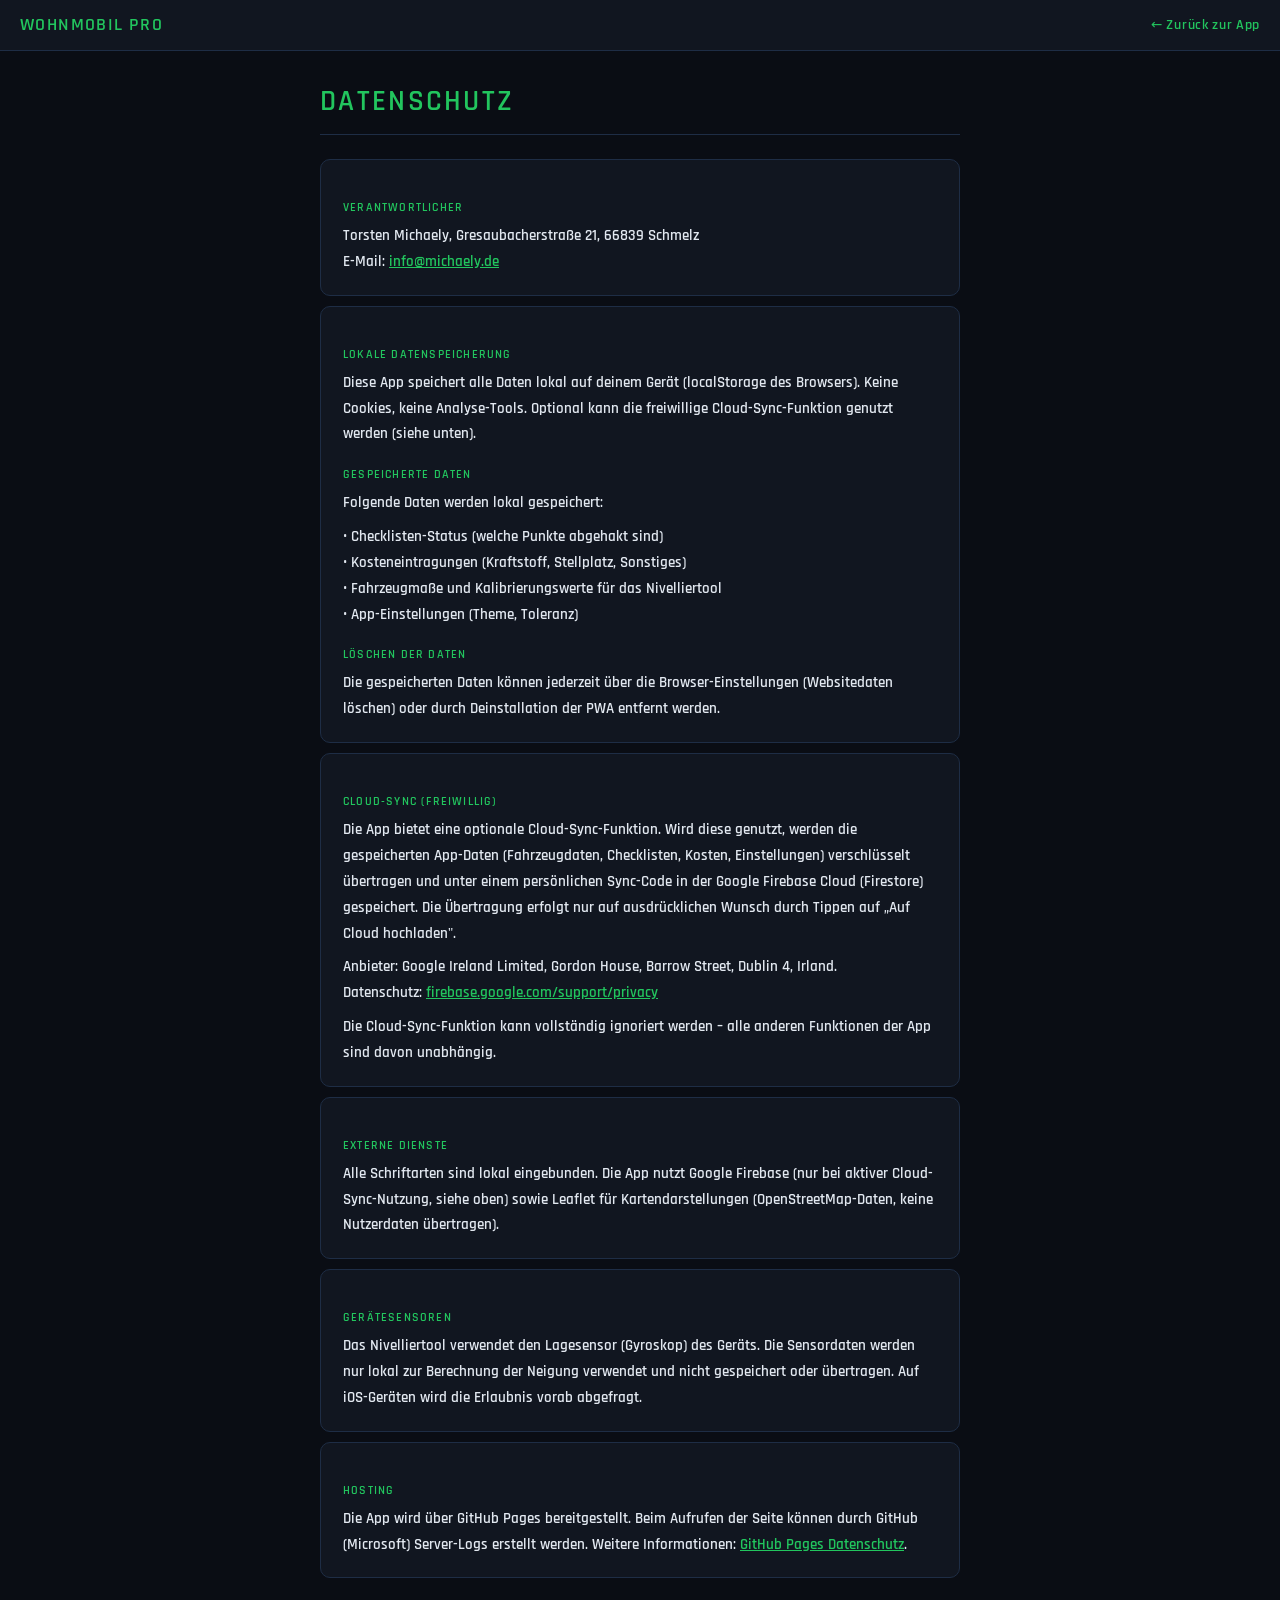
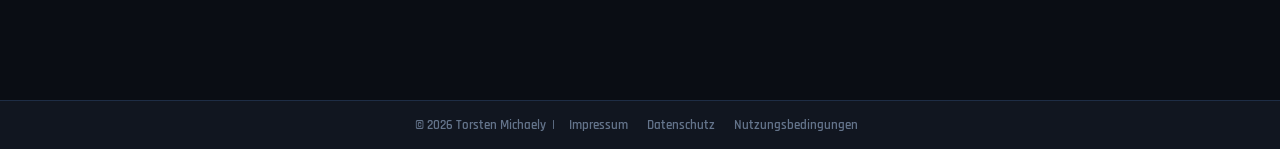
<file: datenschutz.html>
<!DOCTYPE html>
<html lang="de">
<head>
<meta charset="UTF-8">
<meta name="viewport" content="width=device-width, initial-scale=1.0">
<title>Datenschutz – Wohnmobil Pro</title>
<style>
  @font-face { font-family:'Rajdhani'; font-weight:400 700; font-display:swap; src:url('fonts/rajdhani-600.woff2') format('woff2'); }
  :root { --bg:#0a0d14;--panel:#111620;--border:#1e2d45;--accent:#22c55e;--text:#e2e8f0;--muted:#64748b; }
  * { box-sizing:border-box; margin:0; padding:0; }
  body { background:var(--bg); color:var(--text); font-family:'Rajdhani',system-ui,sans-serif; min-height:100vh; }
  header { background:var(--panel); border-bottom:1px solid var(--border); padding:14px 20px; display:flex; align-items:center; justify-content:space-between; }
  .logo { font-size:1.1rem; font-weight:700; color:var(--accent); letter-spacing:0.08em; }
  header a { color:var(--accent); text-decoration:none; font-size:0.85rem; letter-spacing:0.05em; }
  main { max-width:680px; margin:32px auto; padding:0 20px 64px; }
  h1 { font-size:1.8rem; font-weight:700; color:var(--accent); letter-spacing:0.08em; text-transform:uppercase; margin-bottom:24px; border-bottom:1px solid var(--border); padding-bottom:14px; }
  h2 { font-size:0.75rem; font-weight:700; color:var(--accent); letter-spacing:0.1em; text-transform:uppercase; margin:20px 0 8px; }
  p { font-size:0.95rem; line-height:1.7; color:var(--text); }
  a { color:var(--accent); }
  .card { background:var(--panel); border:1px solid var(--border); border-radius:10px; padding:20px 22px; margin-bottom:10px; }
  footer { margin-top:48px; border-top:1px solid var(--border); background:var(--panel); padding:16px 20px; text-align:center; font-size:0.8rem; color:var(--muted); }
  footer a { color:var(--muted); text-decoration:none; margin:0 8px; }
  footer a:hover { color:var(--accent); }
</style>
</head>
<body>
<header>
  <span class="logo">WOHNMOBIL PRO</span>
  <a href="index.html">&larr; Zurück zur App</a>
</header>
<main>
  <h1>Datenschutz</h1>
  <div class="card">
    <h2>Verantwortlicher</h2>
    <p>Torsten Michaely, Gresaubacherstraße 21, 66839 Schmelz<br>
    E-Mail: <a href="mailto:info@michaely.de">info@michaely.de</a></p>
  </div>
  <div class="card">
    <h2>Lokale Datenspeicherung</h2>
    <p>Diese App speichert alle Daten lokal auf deinem Gerät (localStorage des Browsers). Keine Cookies, keine Analyse-Tools. Optional kann die freiwillige Cloud-Sync-Funktion genutzt werden (siehe unten).</p>
    <h2>Gespeicherte Daten</h2>
    <p>Folgende Daten werden lokal gespeichert:</p>
    <p style="margin-top:8px">
      • Checklisten-Status (welche Punkte abgehakt sind)<br>
      • Kosteneintragungen (Kraftstoff, Stellplatz, Sonstiges)<br>
      • Fahrzeugmaße und Kalibrierungswerte für das Nivelliertool<br>
      • App-Einstellungen (Theme, Toleranz)
    </p>
    <h2>Löschen der Daten</h2>
    <p>Die gespeicherten Daten können jederzeit über die Browser-Einstellungen (Websitedaten löschen) oder durch Deinstallation der PWA entfernt werden.</p>
  </div>
  <div class="card">
    <h2>Cloud-Sync (freiwillig)</h2>
    <p>Die App bietet eine optionale Cloud-Sync-Funktion. Wird diese genutzt, werden die gespeicherten App-Daten (Fahrzeugdaten, Checklisten, Kosten, Einstellungen) verschlüsselt übertragen und unter einem persönlichen Sync-Code in der Google Firebase Cloud (Firestore) gespeichert. Die Übertragung erfolgt nur auf ausdrücklichen Wunsch durch Tippen auf „Auf Cloud hochladen".</p>
    <p style="margin-top:8px">Anbieter: Google Ireland Limited, Gordon House, Barrow Street, Dublin 4, Irland.<br>
    Datenschutz: <a href="https://firebase.google.com/support/privacy" target="_blank" rel="noopener">firebase.google.com/support/privacy</a></p>
    <p style="margin-top:8px">Die Cloud-Sync-Funktion kann vollständig ignoriert werden – alle anderen Funktionen der App sind davon unabhängig.</p>
  </div>
  <div class="card">
    <h2>Externe Dienste</h2>
    <p>Alle Schriftarten sind lokal eingebunden. Die App nutzt Google Firebase (nur bei aktiver Cloud-Sync-Nutzung, siehe oben) sowie Leaflet für Kartendarstellungen (OpenStreetMap-Daten, keine Nutzerdaten übertragen).</p>
  </div>
  <div class="card">
    <h2>Gerätesensoren</h2>
    <p>Das Nivelliertool verwendet den Lagesensor (Gyroskop) des Geräts. Die Sensordaten werden nur lokal zur Berechnung der Neigung verwendet und nicht gespeichert oder übertragen. Auf iOS-Geräten wird die Erlaubnis vorab abgefragt.</p>
  </div>
  <div class="card">
    <h2>Hosting</h2>
    <p>Die App wird über GitHub Pages bereitgestellt. Beim Aufrufen der Seite können durch GitHub (Microsoft) Server-Logs erstellt werden. Weitere Informationen: <a href="https://docs.github.com/en/pages/getting-started-with-github-pages/about-github-pages#data-collection" target="_blank" rel="noopener">GitHub Pages Datenschutz</a>.</p>
  </div>
</main>
<footer>
  &copy; <script>document.write(new Date().getFullYear())</script> Torsten Michaely &nbsp;|&nbsp;
  <a href="impressum.html">Impressum</a>
  <a href="datenschutz.html">Datenschutz</a>
  <a href="nutzungsbedingungen.html">Nutzungsbedingungen</a>
</footer>
</body>
</html>
</file>
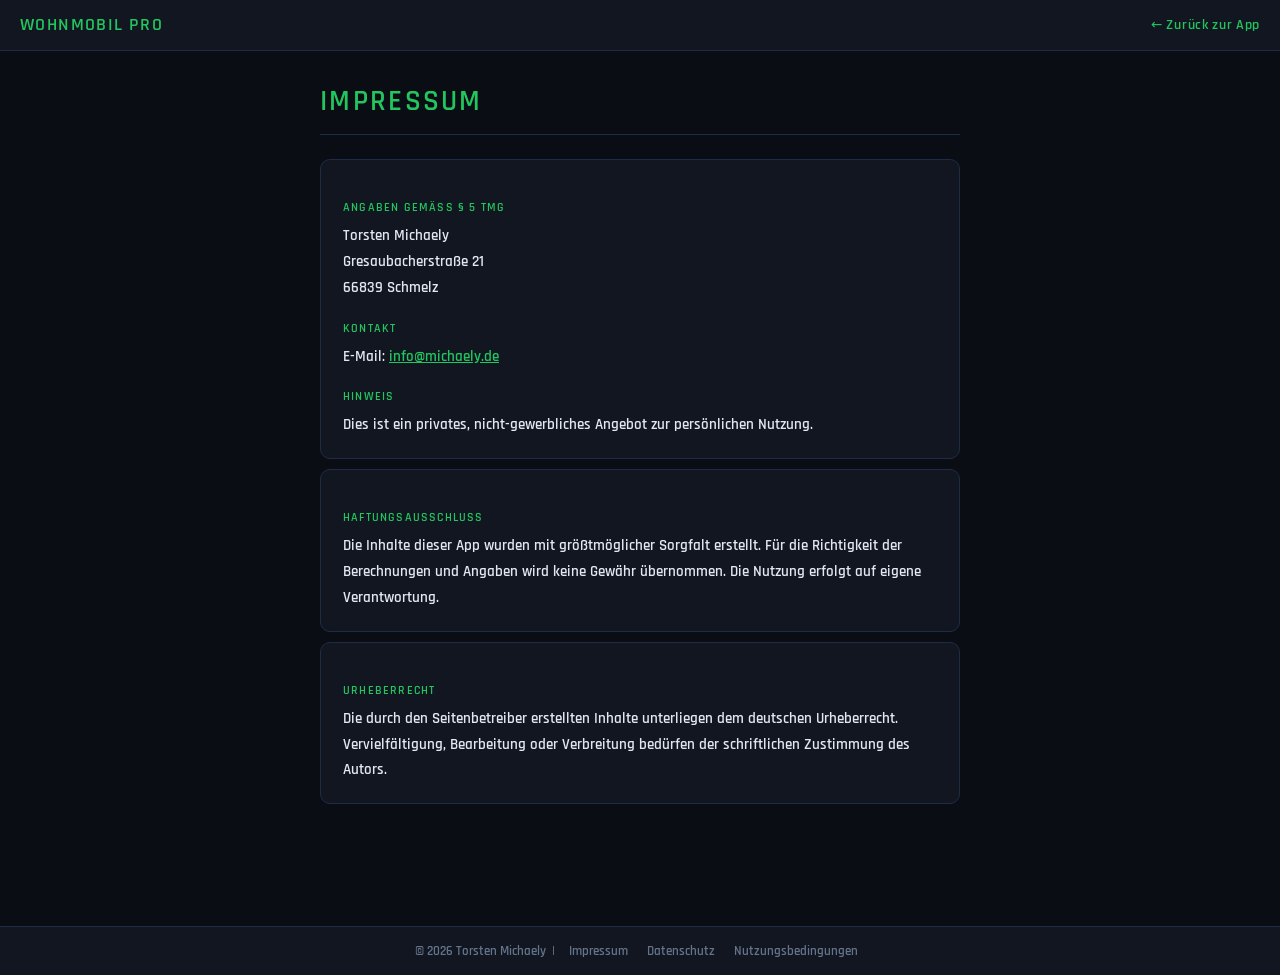
<file: impressum.html>
<!DOCTYPE html>
<html lang="de">
<head>
<meta charset="UTF-8">
<meta name="viewport" content="width=device-width, initial-scale=1.0">
<title>Impressum – Wohnmobil Pro</title>
<style>
  @font-face { font-family:'Rajdhani'; font-weight:400 700; font-display:swap; src:url('fonts/rajdhani-600.woff2') format('woff2'); }
  :root { --bg:#0a0d14;--panel:#111620;--border:#1e2d45;--accent:#22c55e;--text:#e2e8f0;--muted:#64748b; }
  * { box-sizing:border-box; margin:0; padding:0; }
  body { background:var(--bg); color:var(--text); font-family:'Rajdhani',system-ui,sans-serif; min-height:100vh; }
  header { background:var(--panel); border-bottom:1px solid var(--border); padding:14px 20px; display:flex; align-items:center; justify-content:space-between; }
  .logo { font-size:1.1rem; font-weight:700; color:var(--accent); letter-spacing:0.08em; }
  header a { color:var(--accent); text-decoration:none; font-size:0.85rem; letter-spacing:0.05em; }
  main { max-width:680px; margin:32px auto; padding:0 20px 64px; }
  h1 { font-size:1.8rem; font-weight:700; color:var(--accent); letter-spacing:0.08em; text-transform:uppercase; margin-bottom:24px; border-bottom:1px solid var(--border); padding-bottom:14px; }
  h2 { font-size:0.75rem; font-weight:700; color:var(--accent); letter-spacing:0.1em; text-transform:uppercase; margin:20px 0 8px; }
  p, address { font-size:0.95rem; line-height:1.7; color:var(--text); font-style:normal; }
  a { color:var(--accent); }
  .card { background:var(--panel); border:1px solid var(--border); border-radius:10px; padding:20px 22px; margin-bottom:10px; }
  footer { margin-top:48px; border-top:1px solid var(--border); background:var(--panel); padding:16px 20px; text-align:center; font-size:0.8rem; color:var(--muted); }
  footer a { color:var(--muted); text-decoration:none; margin:0 8px; }
  footer a:hover { color:var(--accent); }
</style>
</head>
<body>
<header>
  <span class="logo">WOHNMOBIL PRO</span>
  <a href="index.html">&larr; Zurück zur App</a>
</header>
<main>
  <h1>Impressum</h1>
  <div class="card">
    <h2>Angaben gemäß § 5 TMG</h2>
    <address>
      Torsten Michaely<br>
      Gresaubacherstraße 21<br>
      66839 Schmelz
    </address>
    <h2>Kontakt</h2>
    <p>E-Mail: <a href="mailto:info@michaely.de">info@michaely.de</a></p>
    <h2>Hinweis</h2>
    <p>Dies ist ein privates, nicht-gewerbliches Angebot zur persönlichen Nutzung.</p>
  </div>
  <div class="card">
    <h2>Haftungsausschluss</h2>
    <p>Die Inhalte dieser App wurden mit größtmöglicher Sorgfalt erstellt. Für die Richtigkeit der Berechnungen und Angaben wird keine Gewähr übernommen. Die Nutzung erfolgt auf eigene Verantwortung.</p>
  </div>
  <div class="card">
    <h2>Urheberrecht</h2>
    <p>Die durch den Seitenbetreiber erstellten Inhalte unterliegen dem deutschen Urheberrecht. Vervielfältigung, Bearbeitung oder Verbreitung bedürfen der schriftlichen Zustimmung des Autors.</p>
  </div>
</main>
<footer>
  &copy; <script>document.write(new Date().getFullYear())</script> Torsten Michaely &nbsp;|&nbsp;
  <a href="impressum.html">Impressum</a>
  <a href="datenschutz.html">Datenschutz</a>
  <a href="nutzungsbedingungen.html">Nutzungsbedingungen</a>
</footer>
</body>
</html>
</file>
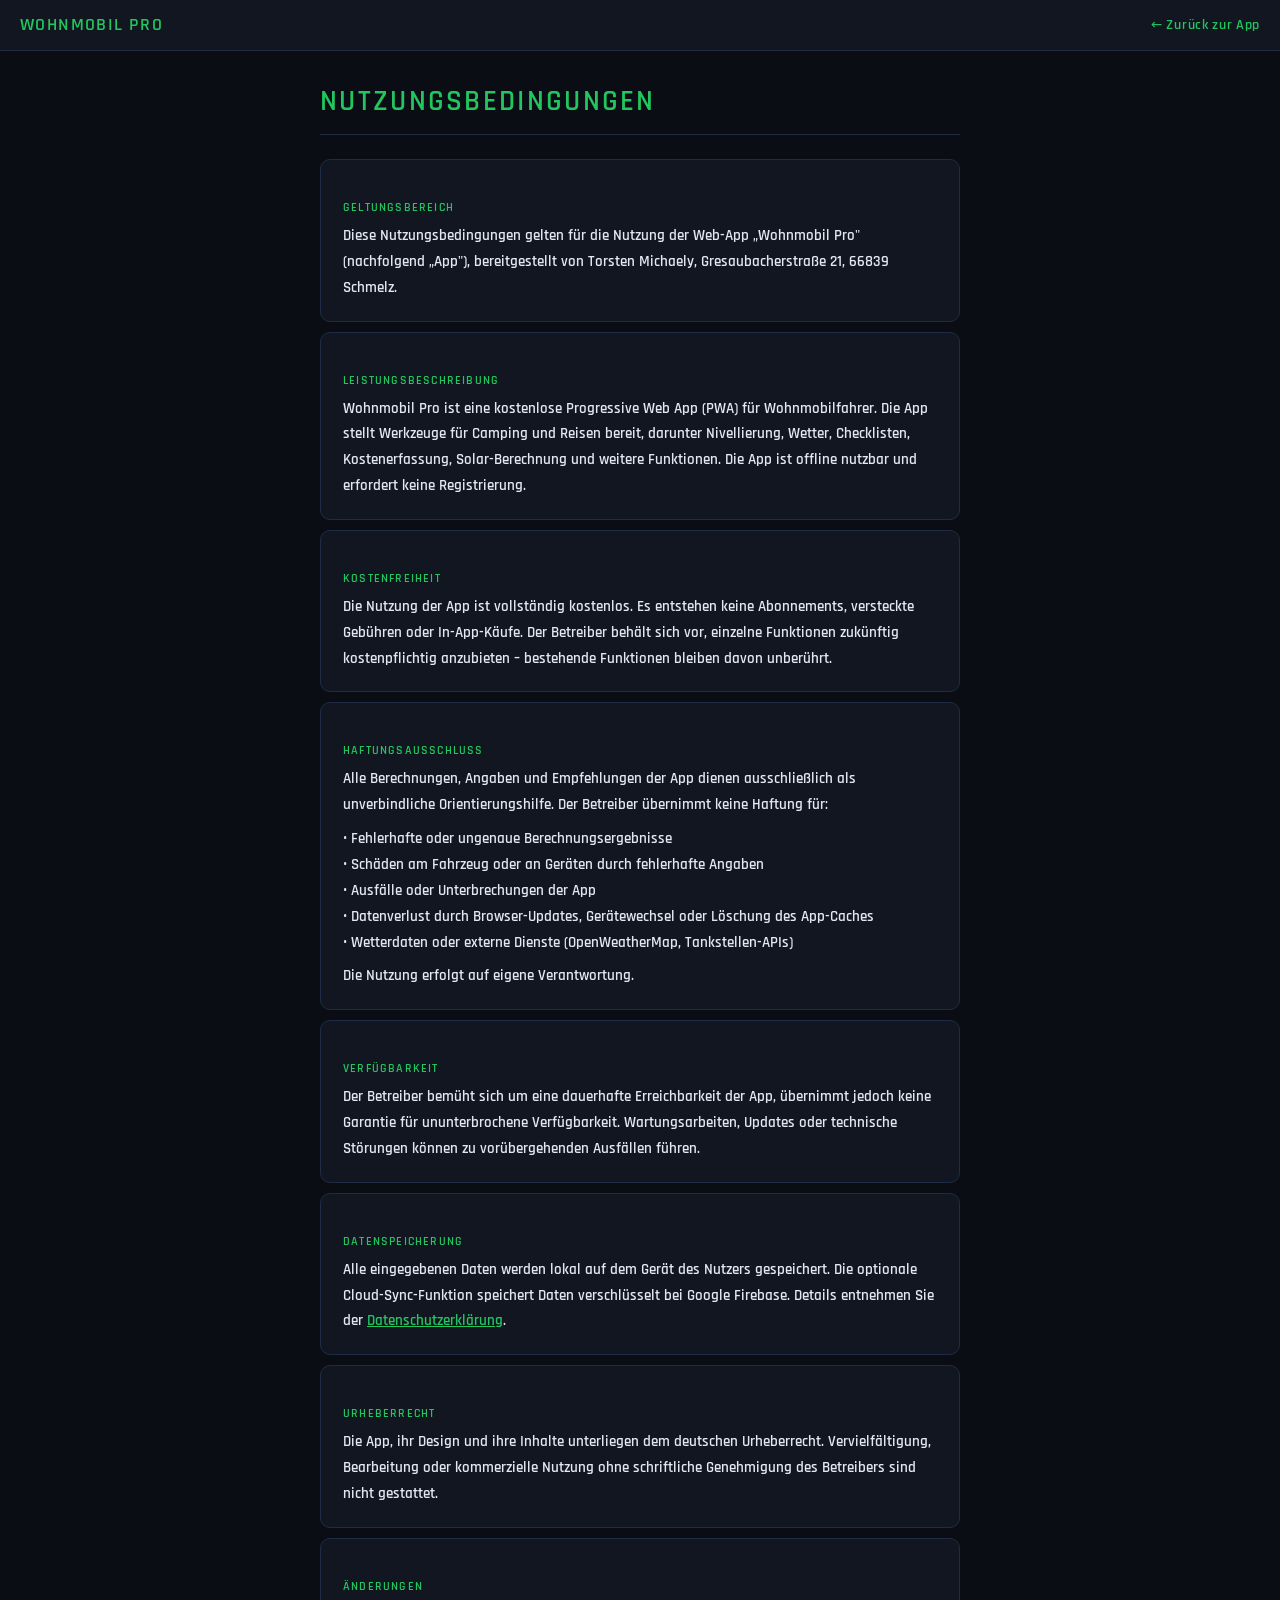
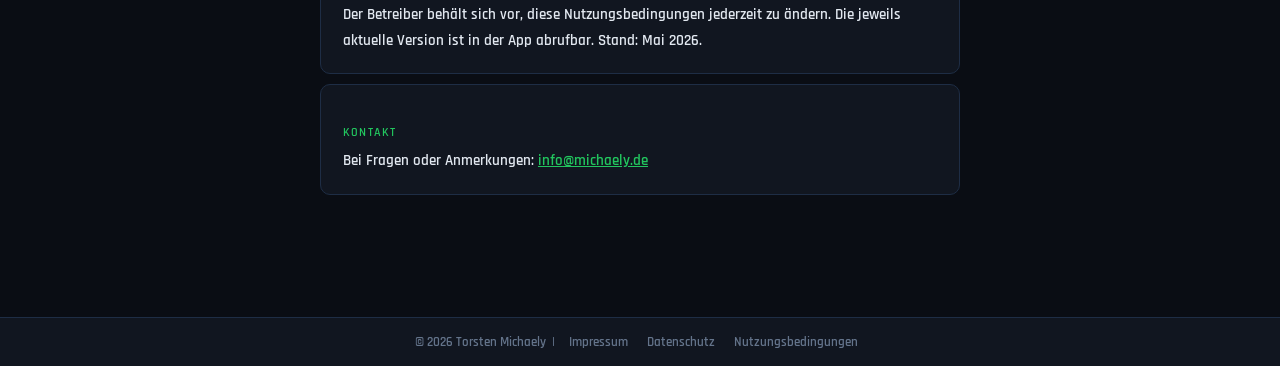
<file: nutzungsbedingungen.html>
<!DOCTYPE html>
<html lang="de">
<head>
<meta charset="UTF-8">
<meta name="viewport" content="width=device-width, initial-scale=1.0">
<title>Nutzungsbedingungen – Wohnmobil Pro</title>
<style>
  @font-face { font-family:'Rajdhani'; font-weight:400 700; font-display:swap; src:url('fonts/rajdhani-600.woff2') format('woff2'); }
  :root { --bg:#0a0d14;--panel:#111620;--border:#1e2d45;--accent:#22c55e;--text:#e2e8f0;--muted:#64748b; }
  * { box-sizing:border-box; margin:0; padding:0; }
  body { background:var(--bg); color:var(--text); font-family:'Rajdhani',system-ui,sans-serif; min-height:100vh; }
  header { background:var(--panel); border-bottom:1px solid var(--border); padding:14px 20px; display:flex; align-items:center; justify-content:space-between; }
  .logo { font-size:1.1rem; font-weight:700; color:var(--accent); letter-spacing:0.08em; }
  header a { color:var(--accent); text-decoration:none; font-size:0.85rem; letter-spacing:0.05em; }
  main { max-width:680px; margin:32px auto; padding:0 20px 64px; }
  h1 { font-size:1.8rem; font-weight:700; color:var(--accent); letter-spacing:0.08em; text-transform:uppercase; margin-bottom:24px; border-bottom:1px solid var(--border); padding-bottom:14px; }
  h2 { font-size:0.75rem; font-weight:700; color:var(--accent); letter-spacing:0.1em; text-transform:uppercase; margin:20px 0 8px; }
  p { font-size:0.95rem; line-height:1.7; color:var(--text); }
  a { color:var(--accent); }
  .card { background:var(--panel); border:1px solid var(--border); border-radius:10px; padding:20px 22px; margin-bottom:10px; }
  footer { margin-top:48px; border-top:1px solid var(--border); background:var(--panel); padding:16px 20px; text-align:center; font-size:0.8rem; color:var(--muted); }
  footer a { color:var(--muted); text-decoration:none; margin:0 8px; }
  footer a:hover { color:var(--accent); }
</style>
</head>
<body>
<header>
  <span class="logo">WOHNMOBIL PRO</span>
  <a href="index.html">&larr; Zurück zur App</a>
</header>
<main>
  <h1>Nutzungsbedingungen</h1>

  <div class="card">
    <h2>Geltungsbereich</h2>
    <p>Diese Nutzungsbedingungen gelten für die Nutzung der Web-App „Wohnmobil Pro" (nachfolgend „App"), bereitgestellt von Torsten Michaely, Gresaubacherstraße 21, 66839 Schmelz.</p>
  </div>

  <div class="card">
    <h2>Leistungsbeschreibung</h2>
    <p>Wohnmobil Pro ist eine kostenlose Progressive Web App (PWA) für Wohnmobilfahrer. Die App stellt Werkzeuge für Camping und Reisen bereit, darunter Nivellierung, Wetter, Checklisten, Kostenerfassung, Solar-Berechnung und weitere Funktionen. Die App ist offline nutzbar und erfordert keine Registrierung.</p>
  </div>

  <div class="card">
    <h2>Kostenfreiheit</h2>
    <p>Die Nutzung der App ist vollständig kostenlos. Es entstehen keine Abonnements, versteckte Gebühren oder In-App-Käufe. Der Betreiber behält sich vor, einzelne Funktionen zukünftig kostenpflichtig anzubieten – bestehende Funktionen bleiben davon unberührt.</p>
  </div>

  <div class="card">
    <h2>Haftungsausschluss</h2>
    <p>Alle Berechnungen, Angaben und Empfehlungen der App dienen ausschließlich als unverbindliche Orientierungshilfe. Der Betreiber übernimmt keine Haftung für:</p>
    <p style="margin-top:8px">
      • Fehlerhafte oder ungenaue Berechnungsergebnisse<br>
      • Schäden am Fahrzeug oder an Geräten durch fehlerhafte Angaben<br>
      • Ausfälle oder Unterbrechungen der App<br>
      • Datenverlust durch Browser-Updates, Gerätewechsel oder Löschung des App-Caches<br>
      • Wetterdaten oder externe Dienste (OpenWeatherMap, Tankstellen-APIs)
    </p>
    <p style="margin-top:8px">Die Nutzung erfolgt auf eigene Verantwortung.</p>
  </div>

  <div class="card">
    <h2>Verfügbarkeit</h2>
    <p>Der Betreiber bemüht sich um eine dauerhafte Erreichbarkeit der App, übernimmt jedoch keine Garantie für ununterbrochene Verfügbarkeit. Wartungsarbeiten, Updates oder technische Störungen können zu vorübergehenden Ausfällen führen.</p>
  </div>

  <div class="card">
    <h2>Datenspeicherung</h2>
    <p>Alle eingegebenen Daten werden lokal auf dem Gerät des Nutzers gespeichert. Die optionale Cloud-Sync-Funktion speichert Daten verschlüsselt bei Google Firebase. Details entnehmen Sie der <a href="datenschutz.html">Datenschutzerklärung</a>.</p>
  </div>

  <div class="card">
    <h2>Urheberrecht</h2>
    <p>Die App, ihr Design und ihre Inhalte unterliegen dem deutschen Urheberrecht. Vervielfältigung, Bearbeitung oder kommerzielle Nutzung ohne schriftliche Genehmigung des Betreibers sind nicht gestattet.</p>
  </div>

  <div class="card">
    <h2>Änderungen</h2>
    <p>Der Betreiber behält sich vor, diese Nutzungsbedingungen jederzeit zu ändern. Die jeweils aktuelle Version ist in der App abrufbar. Stand: Mai 2026.</p>
  </div>

  <div class="card">
    <h2>Kontakt</h2>
    <p>Bei Fragen oder Anmerkungen: <a href="mailto:info@michaely.de">info@michaely.de</a></p>
  </div>

</main>
<footer>
  &copy; <script>document.write(new Date().getFullYear())</script> Torsten Michaely &nbsp;|&nbsp;
  <a href="impressum.html">Impressum</a>
  <a href="datenschutz.html">Datenschutz</a>
  <a href="nutzungsbedingungen.html">Nutzungsbedingungen</a>
</footer>
</body>
</html>
</file>
